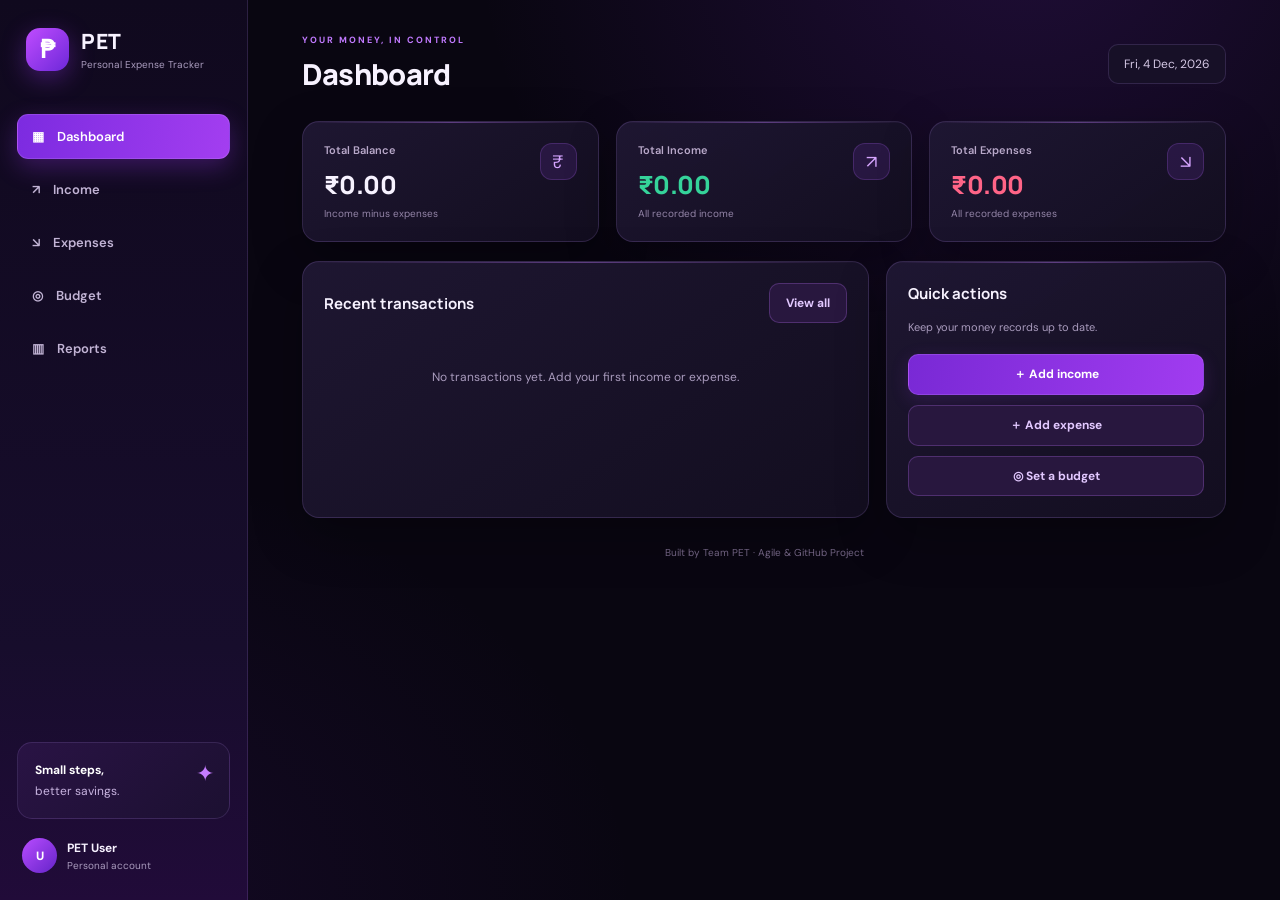
<file: PET_V1/index.html>
<!DOCTYPE html>
<html lang="en">
<head>
  <meta charset="UTF-8">
  <meta name="viewport" content="width=device-width, initial-scale=1.0">
  <title>PET | Personal Expense Tracker</title>
  <link rel="stylesheet" href="style.css">
</head>
<body>
  <div class="app">
    <aside class="sidebar">
      <div class="brand"><span class="brand-icon">₱</span><div><strong>PET</strong><small>Personal Expense Tracker</small></div></div>
      <nav>
        <button class="nav-link active" data-page="dashboard">▦ <span>Dashboard</span></button>
        <button class="nav-link" data-page="income">↗ <span>Income</span></button>
        <button class="nav-link" data-page="expenses">↘ <span>Expenses</span></button>
        <button class="nav-link" data-page="budget">◎ <span>Budget</span></button>
        <button class="nav-link" data-page="reports">▥ <span>Reports</span></button>
      </nav>
      <div class="sidebar-note"><strong>Small steps,</strong><br>better savings.<span>✦</span></div>
      <div class="profile"><div class="avatar">U</div><div><strong> PET User</strong><small>Personal account</small></div></div>
    </aside>
    <main class="main">
      <header class="topbar"><div><p class="eyebrow">YOUR MONEY, IN CONTROL</p><h1 id="page-title">Dashboard</h1></div><div class="today" id="today"></div></header>
      <section id="app-content" aria-live="polite"></section>
      <footer>Built by Team PET · Agile & GitHub Project</footer>
    </main>
  </div>
  <script src="js/core.js"></script>
  <script src="js/dashboard.js"></script>
  <script src="js/income.js"></script>
  <script src="js/expenses.js"></script>
  <script src="js/budget.js"></script>
  <script src="js/reports.js"></script>
  <script src="js/app.js"></script>
</body>
</html>
</file>
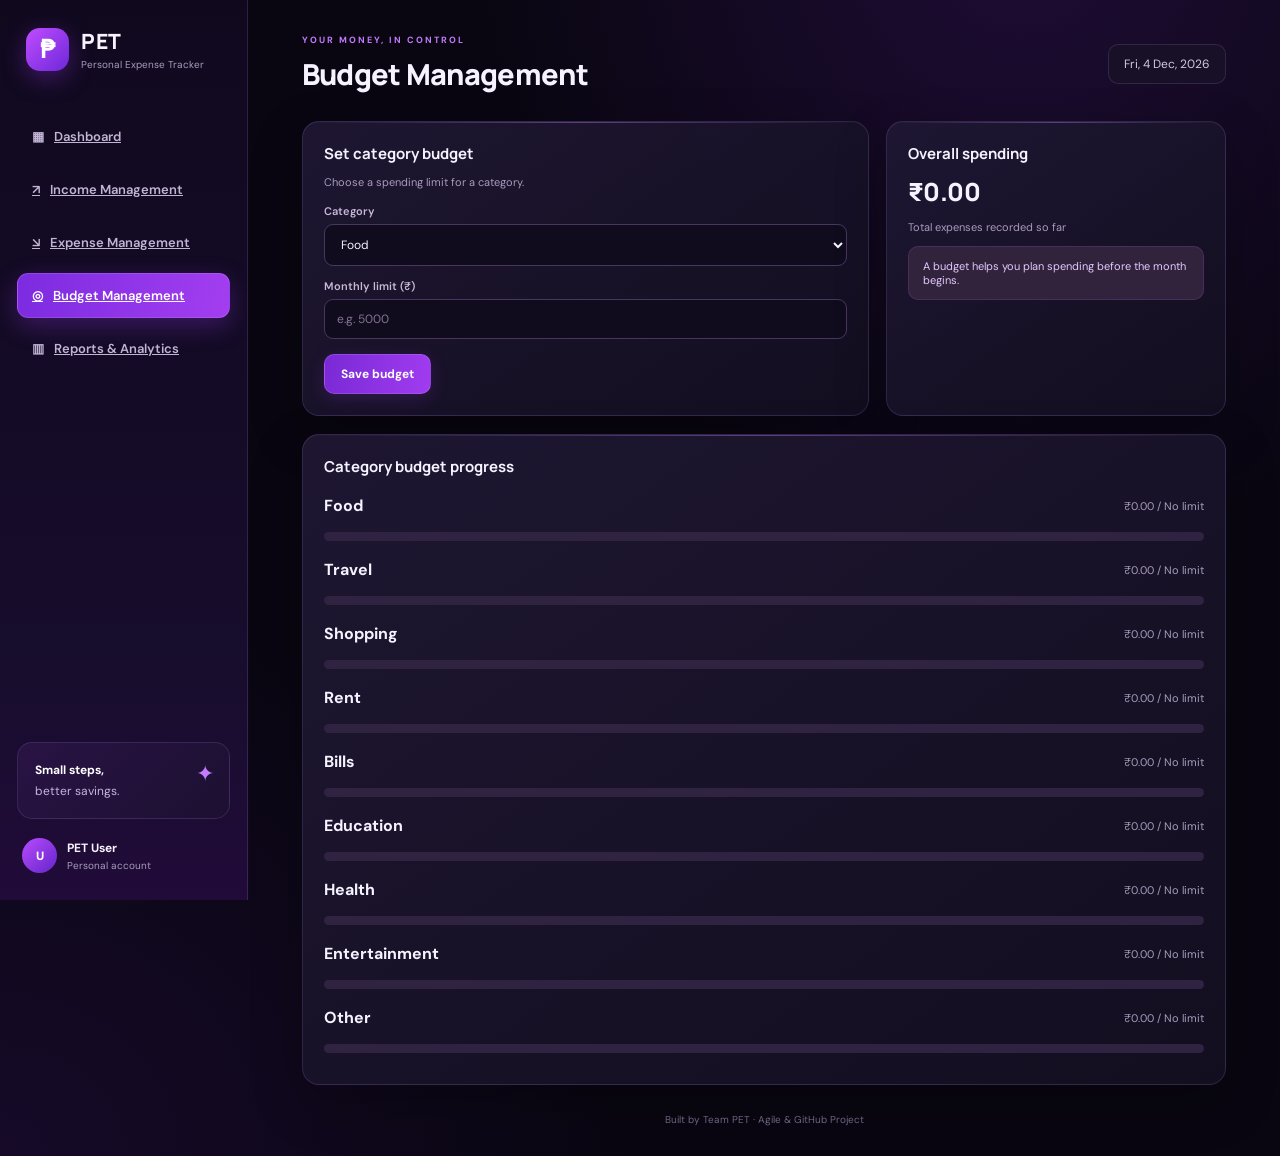
<file: Budget/budget.html>
<!doctype html><html lang="en"><head><meta charset="UTF-8"><meta name="viewport" content="width=device-width,initial-scale=1"><title>PET | Budget Management</title><link rel="stylesheet" href="style.css"></head><body><div class="app"><aside class="sidebar"><div class="brand"><span class="brand-icon">₱</span><div><strong>PET</strong><small>Personal Expense Tracker</small></div></div><nav><a class="nav-link" href="dashboard.html">▦<span>Dashboard</span></a>
<a class="nav-link" href="income.html">↗<span>Income Management</span></a>
<a class="nav-link" href="expenses.html">↘<span>Expense Management</span></a>
<a class="nav-link active" href="budget.html">◎<span>Budget Management</span></a>
<a class="nav-link" href="reports.html">▥<span>Reports & Analytics</span></a></nav><div class="sidebar-note"><strong>Small steps,</strong><br>better savings.<span>✦</span></div><div class="profile"><div class="avatar">U</div><div><strong>PET User</strong><small>Personal account</small></div></div></aside><main class="main"><header class="topbar"><div><p class="eyebrow">YOUR MONEY, IN CONTROL</p><h1>Budget Management</h1></div><div class="today" id="today"></div></header><section id="app-content"></section><footer>Built by Team PET · Agile & GitHub Project</footer></main></div><script src="js/core.js"></script><script src="js/page-common.js"></script><script src="js/budget.js"></script><script src="js/page.js"></script></body></html>
</file>
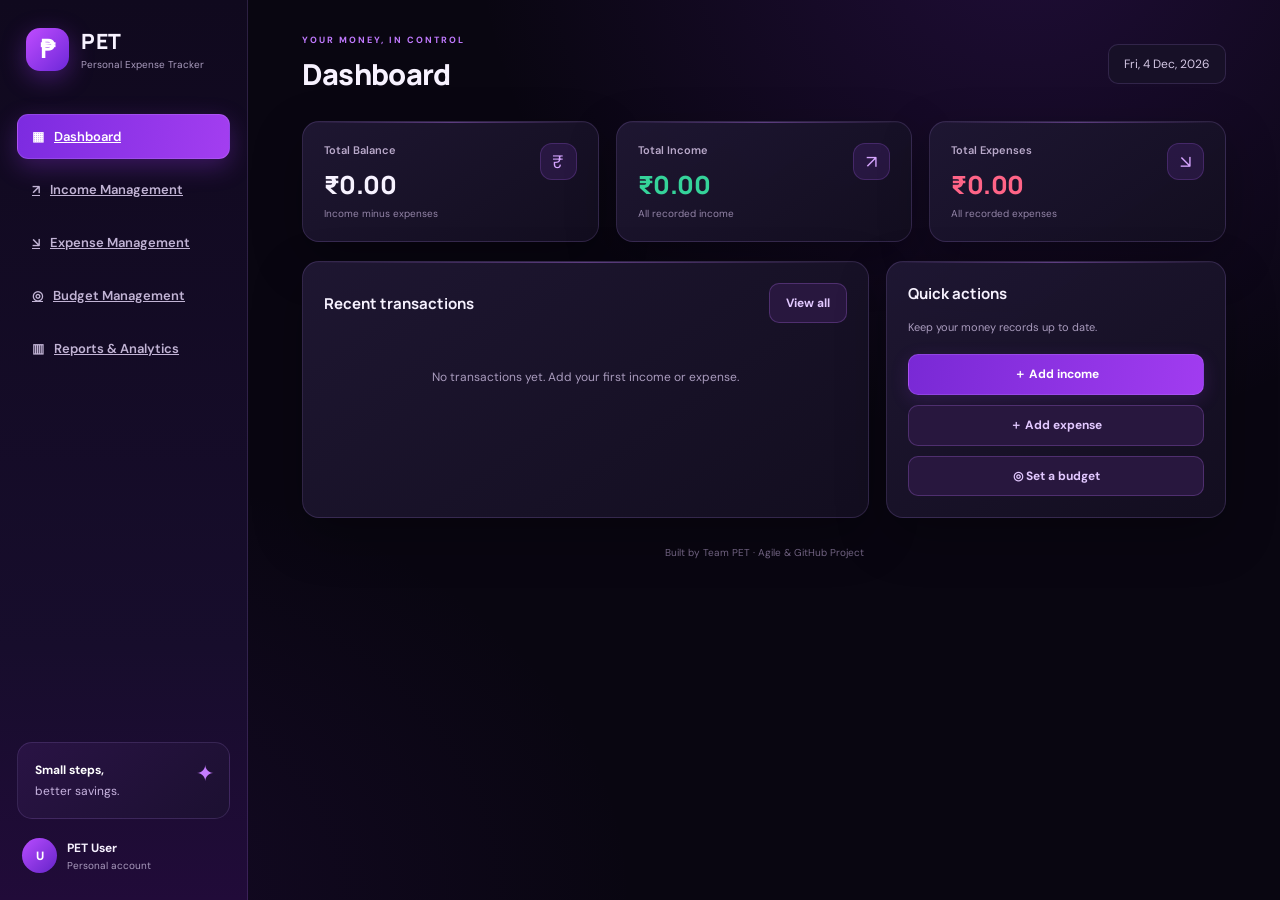
<file: Dashboard/dashboard.html>
<!doctype html><html lang="en"><head><meta charset="UTF-8"><meta name="viewport" content="width=device-width,initial-scale=1"><title>PET | Dashboard</title><link rel="stylesheet" href="style.css"></head><body><div class="app"><aside class="sidebar"><div class="brand"><span class="brand-icon">₱</span><div><strong>PET</strong><small>Personal Expense Tracker</small></div></div><nav><a class="nav-link active" href="dashboard.html">▦<span>Dashboard</span></a>
<a class="nav-link" href="income.html">↗<span>Income Management</span></a>
<a class="nav-link" href="expenses.html">↘<span>Expense Management</span></a>
<a class="nav-link" href="budget.html">◎<span>Budget Management</span></a>
<a class="nav-link" href="reports.html">▥<span>Reports & Analytics</span></a></nav><div class="sidebar-note"><strong>Small steps,</strong><br>better savings.<span>✦</span></div><div class="profile"><div class="avatar">U</div><div><strong>PET User</strong><small>Personal account</small></div></div></aside><main class="main"><header class="topbar"><div><p class="eyebrow">YOUR MONEY, IN CONTROL</p><h1>Dashboard</h1></div><div class="today" id="today"></div></header><section id="app-content"></section><footer>Built by Team PET · Agile & GitHub Project</footer></main></div><script src="js/core.js"></script><script src="js/page-common.js"></script><script src="js/dashboard.js"></script><script src="js/page.js"></script></body></html>
</file>
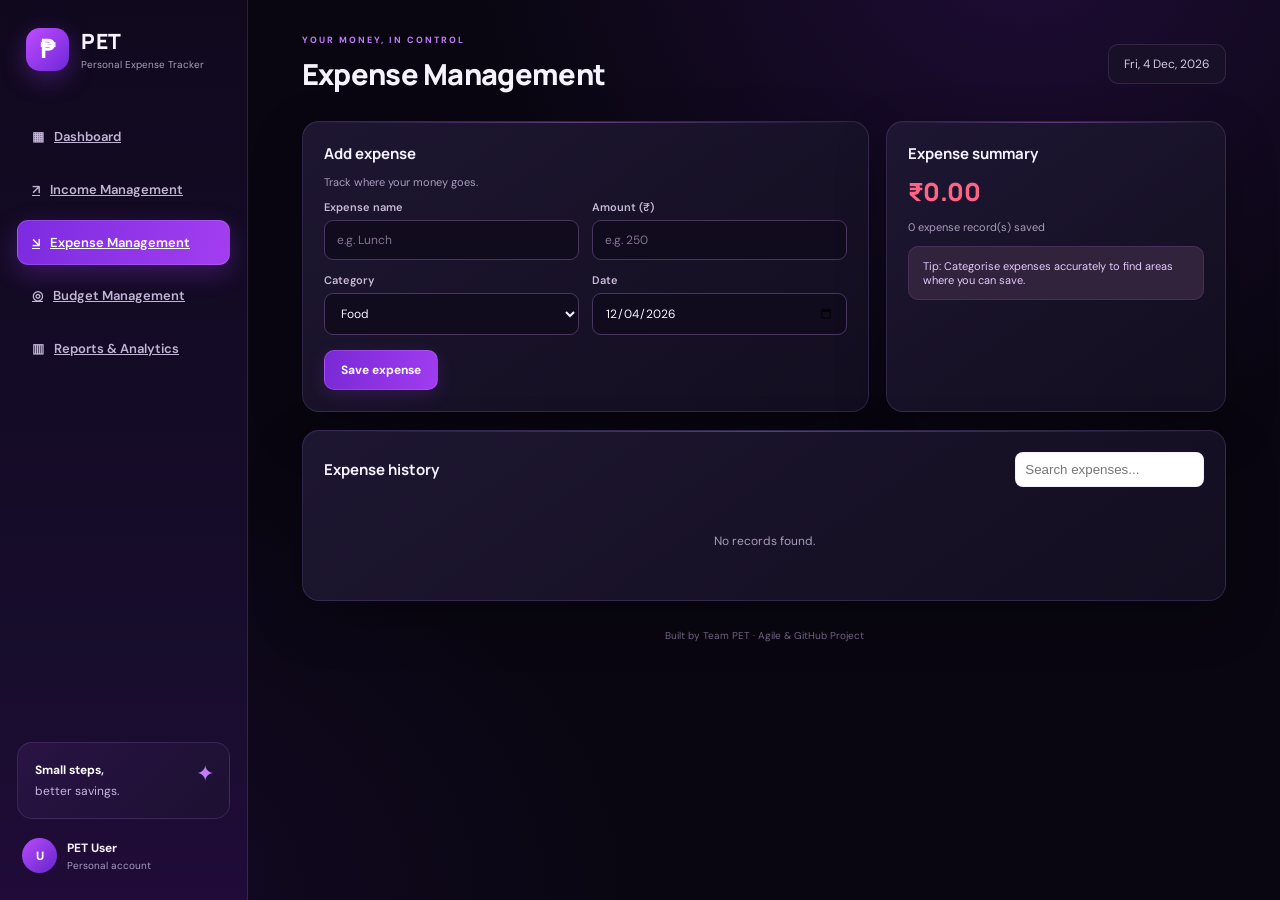
<file: Expenses/expenses.html>
<!doctype html><html lang="en"><head><meta charset="UTF-8"><meta name="viewport" content="width=device-width,initial-scale=1"><title>PET | Expense Management</title><link rel="stylesheet" href="style.css"></head><body><div class="app"><aside class="sidebar"><div class="brand"><span class="brand-icon">₱</span><div><strong>PET</strong><small>Personal Expense Tracker</small></div></div><nav><a class="nav-link" href="dashboard.html">▦<span>Dashboard</span></a>
<a class="nav-link" href="income.html">↗<span>Income Management</span></a>
<a class="nav-link active" href="expenses.html">↘<span>Expense Management</span></a>
<a class="nav-link" href="budget.html">◎<span>Budget Management</span></a>
<a class="nav-link" href="reports.html">▥<span>Reports & Analytics</span></a></nav><div class="sidebar-note"><strong>Small steps,</strong><br>better savings.<span>✦</span></div><div class="profile"><div class="avatar">U</div><div><strong>PET User</strong><small>Personal account</small></div></div></aside><main class="main"><header class="topbar"><div><p class="eyebrow">YOUR MONEY, IN CONTROL</p><h1>Expense Management</h1></div><div class="today" id="today"></div></header><section id="app-content"></section><footer>Built by Team PET · Agile & GitHub Project</footer></main></div><script src="js/core.js"></script><script src="js/page-common.js"></script><script src="js/expenses.js"></script><script src="js/page.js"></script></body></html>
</file>
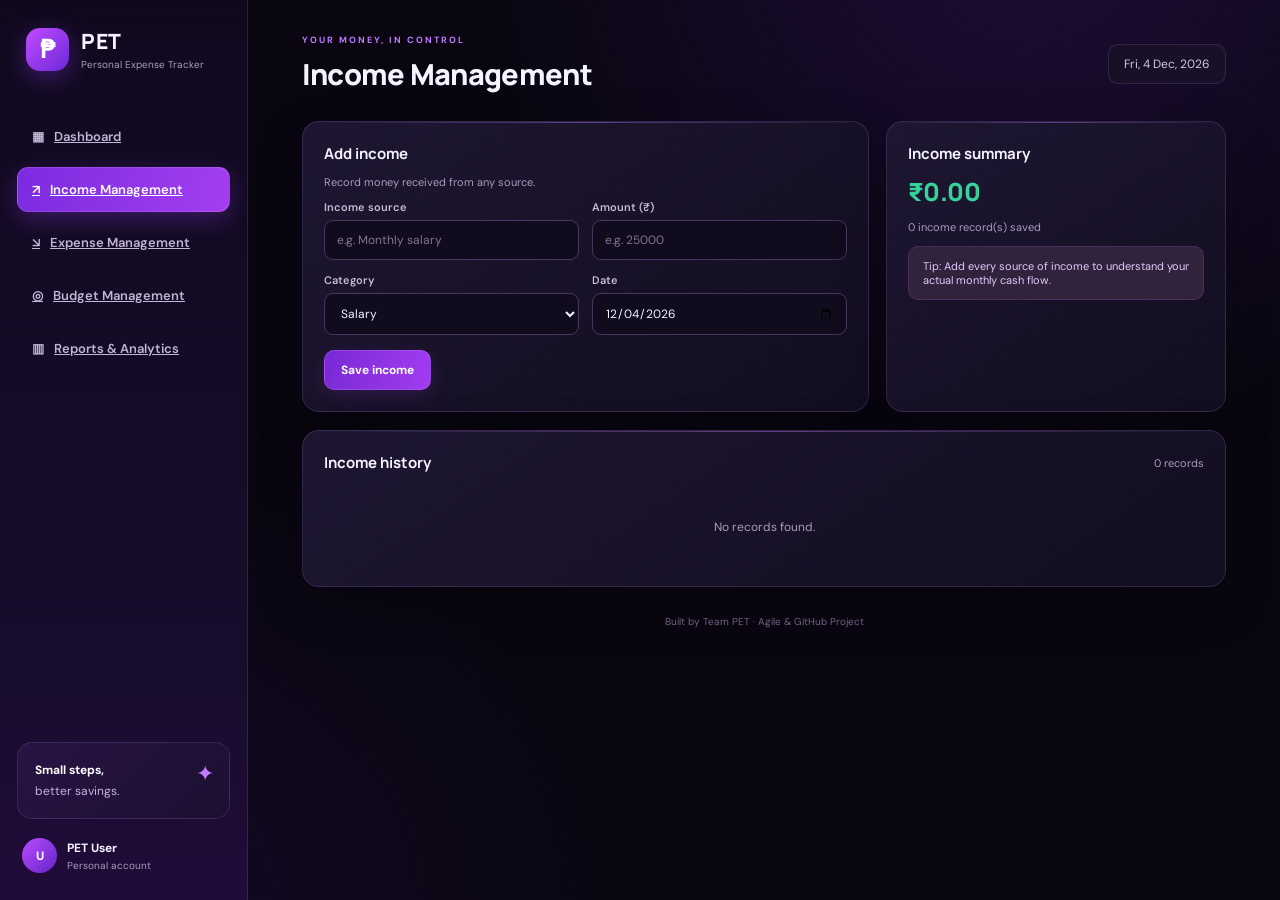
<file: Income/income.html>
<!doctype html><html lang="en"><head><meta charset="UTF-8"><meta name="viewport" content="width=device-width,initial-scale=1"><title>PET | Income Management</title><link rel="stylesheet" href="style.css"></head><body><div class="app"><aside class="sidebar"><div class="brand"><span class="brand-icon">₱</span><div><strong>PET</strong><small>Personal Expense Tracker</small></div></div><nav><a class="nav-link" href="dashboard.html">▦<span>Dashboard</span></a>
<a class="nav-link active" href="income.html">↗<span>Income Management</span></a>
<a class="nav-link" href="expenses.html">↘<span>Expense Management</span></a>
<a class="nav-link" href="budget.html">◎<span>Budget Management</span></a>
<a class="nav-link" href="reports.html">▥<span>Reports & Analytics</span></a></nav><div class="sidebar-note"><strong>Small steps,</strong><br>better savings.<span>✦</span></div><div class="profile"><div class="avatar">U</div><div><strong>PET User</strong><small>Personal account</small></div></div></aside><main class="main"><header class="topbar"><div><p class="eyebrow">YOUR MONEY, IN CONTROL</p><h1>Income Management</h1></div><div class="today" id="today"></div></header><section id="app-content"></section><footer>Built by Team PET · Agile & GitHub Project</footer></main></div><script src="js/core.js"></script><script src="js/page-common.js"></script><script src="js/income.js"></script><script src="js/page.js"></script></body></html>
</file>
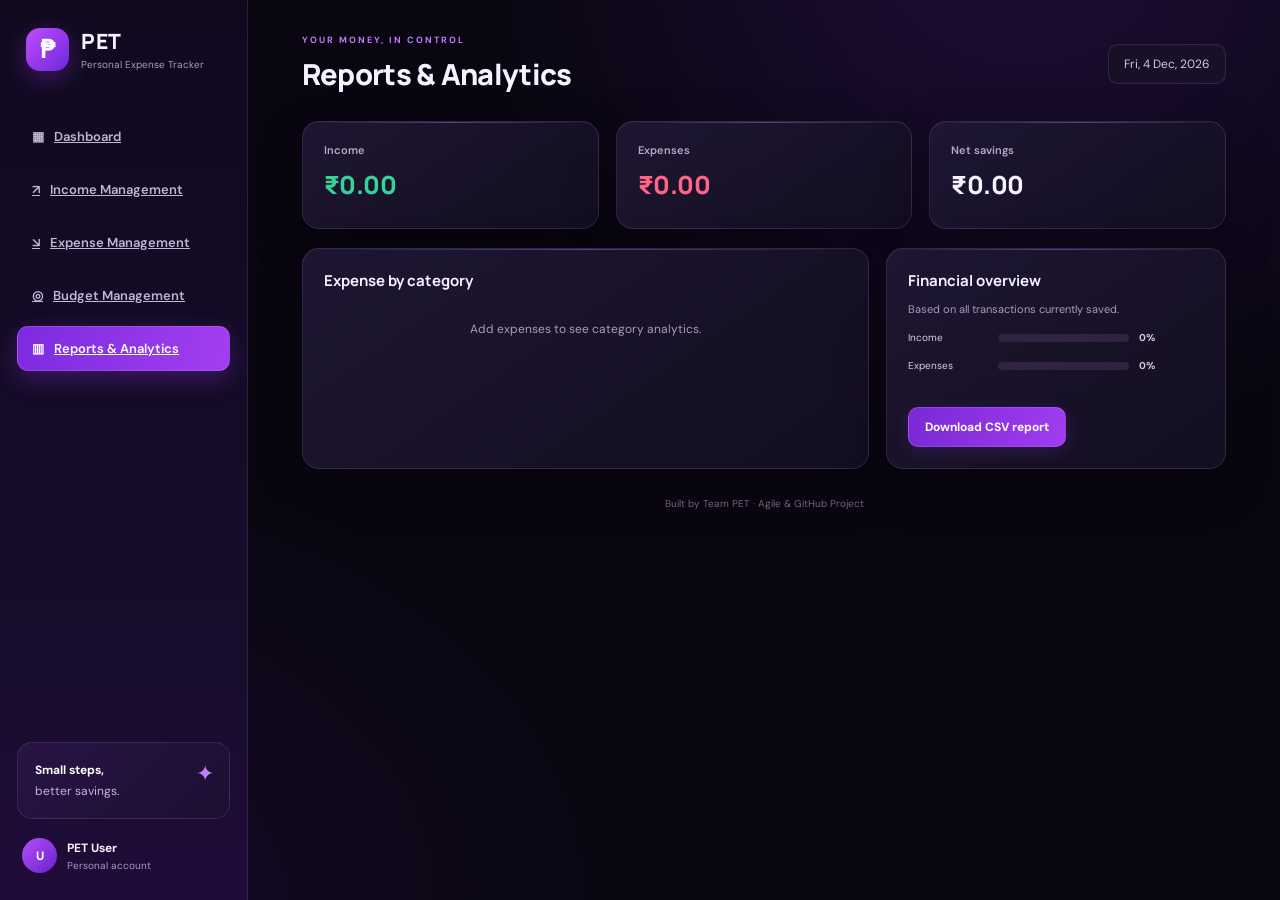
<file: Reports/reports.html>
<!doctype html><html lang="en"><head><meta charset="UTF-8"><meta name="viewport" content="width=device-width,initial-scale=1"><title>PET | Reports & Analytics</title><link rel="stylesheet" href="style.css"></head><body><div class="app"><aside class="sidebar"><div class="brand"><span class="brand-icon">₱</span><div><strong>PET</strong><small>Personal Expense Tracker</small></div></div><nav><a class="nav-link" href="dashboard.html">▦<span>Dashboard</span></a>
<a class="nav-link" href="income.html">↗<span>Income Management</span></a>
<a class="nav-link" href="expenses.html">↘<span>Expense Management</span></a>
<a class="nav-link" href="budget.html">◎<span>Budget Management</span></a>
<a class="nav-link active" href="reports.html">▥<span>Reports & Analytics</span></a></nav><div class="sidebar-note"><strong>Small steps,</strong><br>better savings.<span>✦</span></div><div class="profile"><div class="avatar">U</div><div><strong>PET User</strong><small>Personal account</small></div></div></aside><main class="main"><header class="topbar"><div><p class="eyebrow">YOUR MONEY, IN CONTROL</p><h1>Reports & Analytics</h1></div><div class="today" id="today"></div></header><section id="app-content"></section><footer>Built by Team PET · Agile & GitHub Project</footer></main></div><script src="js/core.js"></script><script src="js/page-common.js"></script><script src="js/reports.js"></script><script src="js/page.js"></script></body></html>
</file>
<file: PET_V1/style.css>
@import url('https://fonts.googleapis.com/css2?family=DM+Sans:wght@400;500;600;700&family=Manrope:wght@600;700;800&display=swap');
:root{--bg:#090611;--panel:#151024;--panel2:#1c1530;--line:rgba(190,150,255,.16);--text:#f7f2ff;--muted:#a99bbd;--purple:#9b4dff;--purple2:#6d28d9;--pink:#e34bce;--green:#35d39a;--red:#ff6487;--gold:#ffc857;--shadow:0 18px 50px rgba(0,0,0,.28)}
*{box-sizing:border-box}body{margin:0;background:radial-gradient(ellipse at 80% -10%,rgba(111,38,190,.22),transparent 38%),radial-gradient(ellipse at 0% 100%,rgba(80,28,145,.18),transparent 35%),var(--bg);color:var(--text);font-family:'DM Sans',sans-serif;min-height:100vh}.app{display:flex;min-height:100vh}.sidebar{width:248px;flex-shrink:0;background:linear-gradient(180deg,#10091e 0%,#170d2c 72%,#210b39 100%);border-right:1px solid var(--line);padding:27px 17px;display:flex;flex-direction:column;position:fixed;inset:0 auto 0 0;z-index:5;overflow:auto}.brand{display:flex;align-items:center;gap:12px;padding:0 9px 43px}.brand-icon{width:43px;height:43px;border-radius:14px;display:grid;place-items:center;background:linear-gradient(135deg,#c04cff,#6d28d9);box-shadow:0 7px 24px #8c32db66;color:#fff;font-size:25px;font-weight:800}.brand strong{display:block;font:800 21px Manrope;letter-spacing:.5px}.brand small,.profile small{display:block;color:var(--muted);font-size:10px;margin-top:3px}.sidebar nav{display:grid;gap:8px}.nav-link{border:1px solid transparent;background:transparent;text-align:left;padding:13px 14px;border-radius:11px;color:#c2b4d5;font:600 13px 'DM Sans';cursor:pointer;transition:.2s}.nav-link span{margin-left:10px}.nav-link:hover{background:#ffffff0a;color:#fff}.nav-link.active{background:linear-gradient(100deg,#7c2be0,#a33ef0);color:#fff;box-shadow:0 8px 24px #8c32db55;border-color:#d7a4ff35}.sidebar-note{margin-top:auto;background:linear-gradient(135deg,#291344,#1c1031);border:1px solid var(--line);border-radius:15px;padding:17px;color:#c7b3df;font-size:12px;line-height:1.7;position:relative}.sidebar-note strong{color:#fff}.sidebar-note span{position:absolute;right:15px;top:12px;font-size:22px;color:#c47cff}.profile{display:flex;align-items:center;gap:10px;padding:19px 5px 0;font-size:12px}.avatar{width:35px;height:35px;border-radius:50%;display:grid;place-items:center;background:linear-gradient(135deg,#b94cff,#6424c9);color:#fff;font-weight:800}.main{margin-left:248px;width:calc(100% - 248px);padding:34px 4.2% 25px;max-width:1650px}.topbar{display:flex;justify-content:space-between;align-items:center;margin-bottom:27px}.eyebrow{font-size:9px;letter-spacing:2px;color:#c17aff;font-weight:700;margin:0 0 8px}.topbar h1{font:800 29px Manrope;margin:0;letter-spacing:-.7px}.today{font-size:12px;color:#d4c7e4;background:#171027;border:1px solid var(--line);padding:11px 15px;border-radius:10px}.grid{display:grid;gap:17px}.stats{grid-template-columns:repeat(3,minmax(0,1fr));margin-bottom:19px}.card{background:linear-gradient(145deg,rgba(31,23,51,.96),rgba(19,14,32,.98));border:1px solid var(--line);border-radius:17px;padding:21px;box-shadow:var(--shadow);position:relative;overflow:hidden}.card:before{content:"";position:absolute;inset:0 auto auto 0;width:100%;height:1px;background:linear-gradient(90deg,transparent,#c17aff66,transparent)}.stat-label{color:#b9a9ca;font-size:11px;font-weight:600}.stat-value{font:800 25px Manrope;margin:10px 0 5px;letter-spacing:-.5px}.stat-foot{font-size:10px;color:#9384a7}.stat-icon{float:right;width:37px;height:37px;border-radius:12px;background:#9c4dff20;border:1px solid #b56cff35;display:grid;place-items:center;color:#d6a5ff;font-size:18px}.two-col{grid-template-columns:1.25fr .75fr}.section-head{display:flex;align-items:center;justify-content:space-between;margin-bottom:16px;gap:10px}.section-head h2,.card h2{font:700 15px Manrope;margin:0}.muted{color:var(--muted);font-size:11px}.btn{border:1px solid #c68aff44;border-radius:10px;background:linear-gradient(100deg,#7929d5,#a13cf0);color:#fff;padding:11px 16px;font:700 12px 'DM Sans';cursor:pointer;box-shadow:0 5px 18px #8b35d933;transition:.2s}.btn:hover{filter:brightness(1.13);transform:translateY(-1px)}.btn.secondary{background:#28173e;color:#e2c8ff;border-color:#9d62d355;box-shadow:none}.btn.danger{background:#3b1729;color:#ff9bb1;border-color:#a8325b55;box-shadow:none}.form-grid{display:grid;grid-template-columns:repeat(2,minmax(0,1fr));gap:13px}.field{display:grid;gap:6px}.field label{font-size:11px;color:#c8b9d9;font-weight:600}.field input,.field select{width:100%;border:1px solid #49365f;border-radius:9px;padding:11px 12px;font:12px 'DM Sans';outline:none;background:#100b1d;color:#f7f2ff}.field input::placeholder{color:#847494}.field select option{background:#171027}.field input:focus,.field select:focus{border-color:#b56cff;box-shadow:0 0 0 3px #9b4dff22}.form-actions{display:flex;gap:9px;margin-top:15px}.table-wrap{overflow:auto}table{width:100%;border-collapse:collapse;font-size:11px}th{text-align:left;color:#bba9ce;font-weight:700;padding:11px 9px;border-bottom:1px solid var(--line);white-space:nowrap}td{padding:13px 9px;border-bottom:1px solid #ffffff0b;color:#e9e0f3}tr:last-child td{border-bottom:0}.amount-in{color:var(--green);font-weight:700}.amount-out{color:var(--red);font-weight:700}.pill{display:inline-block;padding:5px 9px;border-radius:20px;background:#9b4dff20;color:#d9b5ff;font-size:9px}.empty{text-align:center;padding:30px;color:var(--muted);font-size:12px}.bar-row{display:grid;grid-template-columns:80px 1fr 65px;align-items:center;gap:10px;margin:15px 0;font-size:10px;color:#d8cce5}.bar-track{height:8px;background:#302342;border-radius:10px;overflow:hidden}.bar-fill{height:100%;background:linear-gradient(90deg,#762be0,#c14dff);border-radius:10px;box-shadow:0 0 12px #a13cf055}.progress{height:9px;background:#302342;border-radius:10px;overflow:hidden;margin:10px 0}.progress span{display:block;height:100%;background:linear-gradient(90deg,#762be0,#c14dff);border-radius:10px;box-shadow:0 0 12px #a13cf055}.notice{padding:12px 14px;border-radius:10px;background:#30233b;color:#e4c9ff;font-size:11px;margin-top:12px;border:1px solid #a75ce433}.positive{color:var(--green)}.negative{color:var(--red)}footer{text-align:center;color:#78698a;font-size:10px;padding:28px 0 5px}
@media(max-width:900px){.sidebar{width:76px;padding:20px 9px}.brand{padding:0 6px 35px}.brand>div,.nav-link span,.sidebar-note,.profile>div:not(.avatar){display:none}.nav-link{text-align:center;padding:14px 5px;font-size:17px}.nav-link span{margin:0}.main{margin-left:76px;width:calc(100% - 76px);padding:25px 18px}.stats{grid-template-columns:1fr}.two-col{grid-template-columns:1fr}}
@media(max-width:520px){.topbar{align-items:flex-start;gap:10px;flex-direction:column}.topbar h1{font-size:24px}.form-grid{grid-template-columns:1fr}.main{padding:20px 12px}.card{padding:16px}}
</file>
<file: Budget/style.css>
@import url('https://fonts.googleapis.com/css2?family=DM+Sans:wght@400;500;600;700&family=Manrope:wght@600;700;800&display=swap');
:root{--bg:#090611;--panel:#151024;--panel2:#1c1530;--line:rgba(190,150,255,.16);--text:#f7f2ff;--muted:#a99bbd;--purple:#9b4dff;--purple2:#6d28d9;--pink:#e34bce;--green:#35d39a;--red:#ff6487;--gold:#ffc857;--shadow:0 18px 50px rgba(0,0,0,.28)}
*{box-sizing:border-box}body{margin:0;background:radial-gradient(ellipse at 80% -10%,rgba(111,38,190,.22),transparent 38%),radial-gradient(ellipse at 0% 100%,rgba(80,28,145,.18),transparent 35%),var(--bg);color:var(--text);font-family:'DM Sans',sans-serif;min-height:100vh}.app{display:flex;min-height:100vh}.sidebar{width:248px;flex-shrink:0;background:linear-gradient(180deg,#10091e 0%,#170d2c 72%,#210b39 100%);border-right:1px solid var(--line);padding:27px 17px;display:flex;flex-direction:column;position:fixed;inset:0 auto 0 0;z-index:5;overflow:auto}.brand{display:flex;align-items:center;gap:12px;padding:0 9px 43px}.brand-icon{width:43px;height:43px;border-radius:14px;display:grid;place-items:center;background:linear-gradient(135deg,#c04cff,#6d28d9);box-shadow:0 7px 24px #8c32db66;color:#fff;font-size:25px;font-weight:800}.brand strong{display:block;font:800 21px Manrope;letter-spacing:.5px}.brand small,.profile small{display:block;color:var(--muted);font-size:10px;margin-top:3px}.sidebar nav{display:grid;gap:8px}.nav-link{border:1px solid transparent;background:transparent;text-align:left;padding:13px 14px;border-radius:11px;color:#c2b4d5;font:600 13px 'DM Sans';cursor:pointer;transition:.2s}.nav-link span{margin-left:10px}.nav-link:hover{background:#ffffff0a;color:#fff}.nav-link.active{background:linear-gradient(100deg,#7c2be0,#a33ef0);color:#fff;box-shadow:0 8px 24px #8c32db55;border-color:#d7a4ff35}.sidebar-note{margin-top:auto;background:linear-gradient(135deg,#291344,#1c1031);border:1px solid var(--line);border-radius:15px;padding:17px;color:#c7b3df;font-size:12px;line-height:1.7;position:relative}.sidebar-note strong{color:#fff}.sidebar-note span{position:absolute;right:15px;top:12px;font-size:22px;color:#c47cff}.profile{display:flex;align-items:center;gap:10px;padding:19px 5px 0;font-size:12px}.avatar{width:35px;height:35px;border-radius:50%;display:grid;place-items:center;background:linear-gradient(135deg,#b94cff,#6424c9);color:#fff;font-weight:800}.main{margin-left:248px;width:calc(100% - 248px);padding:34px 4.2% 25px;max-width:1650px}.topbar{display:flex;justify-content:space-between;align-items:center;margin-bottom:27px}.eyebrow{font-size:9px;letter-spacing:2px;color:#c17aff;font-weight:700;margin:0 0 8px}.topbar h1{font:800 29px Manrope;margin:0;letter-spacing:-.7px}.today{font-size:12px;color:#d4c7e4;background:#171027;border:1px solid var(--line);padding:11px 15px;border-radius:10px}.grid{display:grid;gap:17px}.stats{grid-template-columns:repeat(3,minmax(0,1fr));margin-bottom:19px}.card{background:linear-gradient(145deg,rgba(31,23,51,.96),rgba(19,14,32,.98));border:1px solid var(--line);border-radius:17px;padding:21px;box-shadow:var(--shadow);position:relative;overflow:hidden}.card:before{content:"";position:absolute;inset:0 auto auto 0;width:100%;height:1px;background:linear-gradient(90deg,transparent,#c17aff66,transparent)}.stat-label{color:#b9a9ca;font-size:11px;font-weight:600}.stat-value{font:800 25px Manrope;margin:10px 0 5px;letter-spacing:-.5px}.stat-foot{font-size:10px;color:#9384a7}.stat-icon{float:right;width:37px;height:37px;border-radius:12px;background:#9c4dff20;border:1px solid #b56cff35;display:grid;place-items:center;color:#d6a5ff;font-size:18px}.two-col{grid-template-columns:1.25fr .75fr}.section-head{display:flex;align-items:center;justify-content:space-between;margin-bottom:16px;gap:10px}.section-head h2,.card h2{font:700 15px Manrope;margin:0}.muted{color:var(--muted);font-size:11px}.btn{border:1px solid #c68aff44;border-radius:10px;background:linear-gradient(100deg,#7929d5,#a13cf0);color:#fff;padding:11px 16px;font:700 12px 'DM Sans';cursor:pointer;box-shadow:0 5px 18px #8b35d933;transition:.2s}.btn:hover{filter:brightness(1.13);transform:translateY(-1px)}.btn.secondary{background:#28173e;color:#e2c8ff;border-color:#9d62d355;box-shadow:none}.btn.danger{background:#3b1729;color:#ff9bb1;border-color:#a8325b55;box-shadow:none}.form-grid{display:grid;grid-template-columns:repeat(2,minmax(0,1fr));gap:13px}.field{display:grid;gap:6px}.field label{font-size:11px;color:#c8b9d9;font-weight:600}.field input,.field select{width:100%;border:1px solid #49365f;border-radius:9px;padding:11px 12px;font:12px 'DM Sans';outline:none;background:#100b1d;color:#f7f2ff}.field input::placeholder{color:#847494}.field select option{background:#171027}.field input:focus,.field select:focus{border-color:#b56cff;box-shadow:0 0 0 3px #9b4dff22}.form-actions{display:flex;gap:9px;margin-top:15px}.table-wrap{overflow:auto}table{width:100%;border-collapse:collapse;font-size:11px}th{text-align:left;color:#bba9ce;font-weight:700;padding:11px 9px;border-bottom:1px solid var(--line);white-space:nowrap}td{padding:13px 9px;border-bottom:1px solid #ffffff0b;color:#e9e0f3}tr:last-child td{border-bottom:0}.amount-in{color:var(--green);font-weight:700}.amount-out{color:var(--red);font-weight:700}.pill{display:inline-block;padding:5px 9px;border-radius:20px;background:#9b4dff20;color:#d9b5ff;font-size:9px}.empty{text-align:center;padding:30px;color:var(--muted);font-size:12px}.bar-row{display:grid;grid-template-columns:80px 1fr 65px;align-items:center;gap:10px;margin:15px 0;font-size:10px;color:#d8cce5}.bar-track{height:8px;background:#302342;border-radius:10px;overflow:hidden}.bar-fill{height:100%;background:linear-gradient(90deg,#762be0,#c14dff);border-radius:10px;box-shadow:0 0 12px #a13cf055}.progress{height:9px;background:#302342;border-radius:10px;overflow:hidden;margin:10px 0}.progress span{display:block;height:100%;background:linear-gradient(90deg,#762be0,#c14dff);border-radius:10px;box-shadow:0 0 12px #a13cf055}.notice{padding:12px 14px;border-radius:10px;background:#30233b;color:#e4c9ff;font-size:11px;margin-top:12px;border:1px solid #a75ce433}.positive{color:var(--green)}.negative{color:var(--red)}footer{text-align:center;color:#78698a;font-size:10px;padding:28px 0 5px}
@media(max-width:900px){.sidebar{width:76px;padding:20px 9px}.brand{padding:0 6px 35px}.brand>div,.nav-link span,.sidebar-note,.profile>div:not(.avatar){display:none}.nav-link{text-align:center;padding:14px 5px;font-size:17px}.nav-link span{margin:0}.main{margin-left:76px;width:calc(100% - 76px);padding:25px 18px}.stats{grid-template-columns:1fr}.two-col{grid-template-columns:1fr}}
@media(max-width:520px){.topbar{align-items:flex-start;gap:10px;flex-direction:column}.topbar h1{font-size:24px}.form-grid{grid-template-columns:1fr}.main{padding:20px 12px}.card{padding:16px}}
</file>
<file: Dashboard/style.css>
@import url('https://fonts.googleapis.com/css2?family=DM+Sans:wght@400;500;600;700&family=Manrope:wght@600;700;800&display=swap');
:root{--bg:#090611;--panel:#151024;--panel2:#1c1530;--line:rgba(190,150,255,.16);--text:#f7f2ff;--muted:#a99bbd;--purple:#9b4dff;--purple2:#6d28d9;--pink:#e34bce;--green:#35d39a;--red:#ff6487;--gold:#ffc857;--shadow:0 18px 50px rgba(0,0,0,.28)}
*{box-sizing:border-box}body{margin:0;background:radial-gradient(ellipse at 80% -10%,rgba(111,38,190,.22),transparent 38%),radial-gradient(ellipse at 0% 100%,rgba(80,28,145,.18),transparent 35%),var(--bg);color:var(--text);font-family:'DM Sans',sans-serif;min-height:100vh}.app{display:flex;min-height:100vh}.sidebar{width:248px;flex-shrink:0;background:linear-gradient(180deg,#10091e 0%,#170d2c 72%,#210b39 100%);border-right:1px solid var(--line);padding:27px 17px;display:flex;flex-direction:column;position:fixed;inset:0 auto 0 0;z-index:5;overflow:auto}.brand{display:flex;align-items:center;gap:12px;padding:0 9px 43px}.brand-icon{width:43px;height:43px;border-radius:14px;display:grid;place-items:center;background:linear-gradient(135deg,#c04cff,#6d28d9);box-shadow:0 7px 24px #8c32db66;color:#fff;font-size:25px;font-weight:800}.brand strong{display:block;font:800 21px Manrope;letter-spacing:.5px}.brand small,.profile small{display:block;color:var(--muted);font-size:10px;margin-top:3px}.sidebar nav{display:grid;gap:8px}.nav-link{border:1px solid transparent;background:transparent;text-align:left;padding:13px 14px;border-radius:11px;color:#c2b4d5;font:600 13px 'DM Sans';cursor:pointer;transition:.2s}.nav-link span{margin-left:10px}.nav-link:hover{background:#ffffff0a;color:#fff}.nav-link.active{background:linear-gradient(100deg,#7c2be0,#a33ef0);color:#fff;box-shadow:0 8px 24px #8c32db55;border-color:#d7a4ff35}.sidebar-note{margin-top:auto;background:linear-gradient(135deg,#291344,#1c1031);border:1px solid var(--line);border-radius:15px;padding:17px;color:#c7b3df;font-size:12px;line-height:1.7;position:relative}.sidebar-note strong{color:#fff}.sidebar-note span{position:absolute;right:15px;top:12px;font-size:22px;color:#c47cff}.profile{display:flex;align-items:center;gap:10px;padding:19px 5px 0;font-size:12px}.avatar{width:35px;height:35px;border-radius:50%;display:grid;place-items:center;background:linear-gradient(135deg,#b94cff,#6424c9);color:#fff;font-weight:800}.main{margin-left:248px;width:calc(100% - 248px);padding:34px 4.2% 25px;max-width:1650px}.topbar{display:flex;justify-content:space-between;align-items:center;margin-bottom:27px}.eyebrow{font-size:9px;letter-spacing:2px;color:#c17aff;font-weight:700;margin:0 0 8px}.topbar h1{font:800 29px Manrope;margin:0;letter-spacing:-.7px}.today{font-size:12px;color:#d4c7e4;background:#171027;border:1px solid var(--line);padding:11px 15px;border-radius:10px}.grid{display:grid;gap:17px}.stats{grid-template-columns:repeat(3,minmax(0,1fr));margin-bottom:19px}.card{background:linear-gradient(145deg,rgba(31,23,51,.96),rgba(19,14,32,.98));border:1px solid var(--line);border-radius:17px;padding:21px;box-shadow:var(--shadow);position:relative;overflow:hidden}.card:before{content:"";position:absolute;inset:0 auto auto 0;width:100%;height:1px;background:linear-gradient(90deg,transparent,#c17aff66,transparent)}.stat-label{color:#b9a9ca;font-size:11px;font-weight:600}.stat-value{font:800 25px Manrope;margin:10px 0 5px;letter-spacing:-.5px}.stat-foot{font-size:10px;color:#9384a7}.stat-icon{float:right;width:37px;height:37px;border-radius:12px;background:#9c4dff20;border:1px solid #b56cff35;display:grid;place-items:center;color:#d6a5ff;font-size:18px}.two-col{grid-template-columns:1.25fr .75fr}.section-head{display:flex;align-items:center;justify-content:space-between;margin-bottom:16px;gap:10px}.section-head h2,.card h2{font:700 15px Manrope;margin:0}.muted{color:var(--muted);font-size:11px}.btn{border:1px solid #c68aff44;border-radius:10px;background:linear-gradient(100deg,#7929d5,#a13cf0);color:#fff;padding:11px 16px;font:700 12px 'DM Sans';cursor:pointer;box-shadow:0 5px 18px #8b35d933;transition:.2s}.btn:hover{filter:brightness(1.13);transform:translateY(-1px)}.btn.secondary{background:#28173e;color:#e2c8ff;border-color:#9d62d355;box-shadow:none}.btn.danger{background:#3b1729;color:#ff9bb1;border-color:#a8325b55;box-shadow:none}.form-grid{display:grid;grid-template-columns:repeat(2,minmax(0,1fr));gap:13px}.field{display:grid;gap:6px}.field label{font-size:11px;color:#c8b9d9;font-weight:600}.field input,.field select{width:100%;border:1px solid #49365f;border-radius:9px;padding:11px 12px;font:12px 'DM Sans';outline:none;background:#100b1d;color:#f7f2ff}.field input::placeholder{color:#847494}.field select option{background:#171027}.field input:focus,.field select:focus{border-color:#b56cff;box-shadow:0 0 0 3px #9b4dff22}.form-actions{display:flex;gap:9px;margin-top:15px}.table-wrap{overflow:auto}table{width:100%;border-collapse:collapse;font-size:11px}th{text-align:left;color:#bba9ce;font-weight:700;padding:11px 9px;border-bottom:1px solid var(--line);white-space:nowrap}td{padding:13px 9px;border-bottom:1px solid #ffffff0b;color:#e9e0f3}tr:last-child td{border-bottom:0}.amount-in{color:var(--green);font-weight:700}.amount-out{color:var(--red);font-weight:700}.pill{display:inline-block;padding:5px 9px;border-radius:20px;background:#9b4dff20;color:#d9b5ff;font-size:9px}.empty{text-align:center;padding:30px;color:var(--muted);font-size:12px}.bar-row{display:grid;grid-template-columns:80px 1fr 65px;align-items:center;gap:10px;margin:15px 0;font-size:10px;color:#d8cce5}.bar-track{height:8px;background:#302342;border-radius:10px;overflow:hidden}.bar-fill{height:100%;background:linear-gradient(90deg,#762be0,#c14dff);border-radius:10px;box-shadow:0 0 12px #a13cf055}.progress{height:9px;background:#302342;border-radius:10px;overflow:hidden;margin:10px 0}.progress span{display:block;height:100%;background:linear-gradient(90deg,#762be0,#c14dff);border-radius:10px;box-shadow:0 0 12px #a13cf055}.notice{padding:12px 14px;border-radius:10px;background:#30233b;color:#e4c9ff;font-size:11px;margin-top:12px;border:1px solid #a75ce433}.positive{color:var(--green)}.negative{color:var(--red)}footer{text-align:center;color:#78698a;font-size:10px;padding:28px 0 5px}
@media(max-width:900px){.sidebar{width:76px;padding:20px 9px}.brand{padding:0 6px 35px}.brand>div,.nav-link span,.sidebar-note,.profile>div:not(.avatar){display:none}.nav-link{text-align:center;padding:14px 5px;font-size:17px}.nav-link span{margin:0}.main{margin-left:76px;width:calc(100% - 76px);padding:25px 18px}.stats{grid-template-columns:1fr}.two-col{grid-template-columns:1fr}}
@media(max-width:520px){.topbar{align-items:flex-start;gap:10px;flex-direction:column}.topbar h1{font-size:24px}.form-grid{grid-template-columns:1fr}.main{padding:20px 12px}.card{padding:16px}}
</file>
<file: Expenses/style.css>
@import url('https://fonts.googleapis.com/css2?family=DM+Sans:wght@400;500;600;700&family=Manrope:wght@600;700;800&display=swap');
:root{--bg:#090611;--panel:#151024;--panel2:#1c1530;--line:rgba(190,150,255,.16);--text:#f7f2ff;--muted:#a99bbd;--purple:#9b4dff;--purple2:#6d28d9;--pink:#e34bce;--green:#35d39a;--red:#ff6487;--gold:#ffc857;--shadow:0 18px 50px rgba(0,0,0,.28)}
*{box-sizing:border-box}body{margin:0;background:radial-gradient(ellipse at 80% -10%,rgba(111,38,190,.22),transparent 38%),radial-gradient(ellipse at 0% 100%,rgba(80,28,145,.18),transparent 35%),var(--bg);color:var(--text);font-family:'DM Sans',sans-serif;min-height:100vh}.app{display:flex;min-height:100vh}.sidebar{width:248px;flex-shrink:0;background:linear-gradient(180deg,#10091e 0%,#170d2c 72%,#210b39 100%);border-right:1px solid var(--line);padding:27px 17px;display:flex;flex-direction:column;position:fixed;inset:0 auto 0 0;z-index:5;overflow:auto}.brand{display:flex;align-items:center;gap:12px;padding:0 9px 43px}.brand-icon{width:43px;height:43px;border-radius:14px;display:grid;place-items:center;background:linear-gradient(135deg,#c04cff,#6d28d9);box-shadow:0 7px 24px #8c32db66;color:#fff;font-size:25px;font-weight:800}.brand strong{display:block;font:800 21px Manrope;letter-spacing:.5px}.brand small,.profile small{display:block;color:var(--muted);font-size:10px;margin-top:3px}.sidebar nav{display:grid;gap:8px}.nav-link{border:1px solid transparent;background:transparent;text-align:left;padding:13px 14px;border-radius:11px;color:#c2b4d5;font:600 13px 'DM Sans';cursor:pointer;transition:.2s}.nav-link span{margin-left:10px}.nav-link:hover{background:#ffffff0a;color:#fff}.nav-link.active{background:linear-gradient(100deg,#7c2be0,#a33ef0);color:#fff;box-shadow:0 8px 24px #8c32db55;border-color:#d7a4ff35}.sidebar-note{margin-top:auto;background:linear-gradient(135deg,#291344,#1c1031);border:1px solid var(--line);border-radius:15px;padding:17px;color:#c7b3df;font-size:12px;line-height:1.7;position:relative}.sidebar-note strong{color:#fff}.sidebar-note span{position:absolute;right:15px;top:12px;font-size:22px;color:#c47cff}.profile{display:flex;align-items:center;gap:10px;padding:19px 5px 0;font-size:12px}.avatar{width:35px;height:35px;border-radius:50%;display:grid;place-items:center;background:linear-gradient(135deg,#b94cff,#6424c9);color:#fff;font-weight:800}.main{margin-left:248px;width:calc(100% - 248px);padding:34px 4.2% 25px;max-width:1650px}.topbar{display:flex;justify-content:space-between;align-items:center;margin-bottom:27px}.eyebrow{font-size:9px;letter-spacing:2px;color:#c17aff;font-weight:700;margin:0 0 8px}.topbar h1{font:800 29px Manrope;margin:0;letter-spacing:-.7px}.today{font-size:12px;color:#d4c7e4;background:#171027;border:1px solid var(--line);padding:11px 15px;border-radius:10px}.grid{display:grid;gap:17px}.stats{grid-template-columns:repeat(3,minmax(0,1fr));margin-bottom:19px}.card{background:linear-gradient(145deg,rgba(31,23,51,.96),rgba(19,14,32,.98));border:1px solid var(--line);border-radius:17px;padding:21px;box-shadow:var(--shadow);position:relative;overflow:hidden}.card:before{content:"";position:absolute;inset:0 auto auto 0;width:100%;height:1px;background:linear-gradient(90deg,transparent,#c17aff66,transparent)}.stat-label{color:#b9a9ca;font-size:11px;font-weight:600}.stat-value{font:800 25px Manrope;margin:10px 0 5px;letter-spacing:-.5px}.stat-foot{font-size:10px;color:#9384a7}.stat-icon{float:right;width:37px;height:37px;border-radius:12px;background:#9c4dff20;border:1px solid #b56cff35;display:grid;place-items:center;color:#d6a5ff;font-size:18px}.two-col{grid-template-columns:1.25fr .75fr}.section-head{display:flex;align-items:center;justify-content:space-between;margin-bottom:16px;gap:10px}.section-head h2,.card h2{font:700 15px Manrope;margin:0}.muted{color:var(--muted);font-size:11px}.btn{border:1px solid #c68aff44;border-radius:10px;background:linear-gradient(100deg,#7929d5,#a13cf0);color:#fff;padding:11px 16px;font:700 12px 'DM Sans';cursor:pointer;box-shadow:0 5px 18px #8b35d933;transition:.2s}.btn:hover{filter:brightness(1.13);transform:translateY(-1px)}.btn.secondary{background:#28173e;color:#e2c8ff;border-color:#9d62d355;box-shadow:none}.btn.danger{background:#3b1729;color:#ff9bb1;border-color:#a8325b55;box-shadow:none}.form-grid{display:grid;grid-template-columns:repeat(2,minmax(0,1fr));gap:13px}.field{display:grid;gap:6px}.field label{font-size:11px;color:#c8b9d9;font-weight:600}.field input,.field select{width:100%;border:1px solid #49365f;border-radius:9px;padding:11px 12px;font:12px 'DM Sans';outline:none;background:#100b1d;color:#f7f2ff}.field input::placeholder{color:#847494}.field select option{background:#171027}.field input:focus,.field select:focus{border-color:#b56cff;box-shadow:0 0 0 3px #9b4dff22}.form-actions{display:flex;gap:9px;margin-top:15px}.table-wrap{overflow:auto}table{width:100%;border-collapse:collapse;font-size:11px}th{text-align:left;color:#bba9ce;font-weight:700;padding:11px 9px;border-bottom:1px solid var(--line);white-space:nowrap}td{padding:13px 9px;border-bottom:1px solid #ffffff0b;color:#e9e0f3}tr:last-child td{border-bottom:0}.amount-in{color:var(--green);font-weight:700}.amount-out{color:var(--red);font-weight:700}.pill{display:inline-block;padding:5px 9px;border-radius:20px;background:#9b4dff20;color:#d9b5ff;font-size:9px}.empty{text-align:center;padding:30px;color:var(--muted);font-size:12px}.bar-row{display:grid;grid-template-columns:80px 1fr 65px;align-items:center;gap:10px;margin:15px 0;font-size:10px;color:#d8cce5}.bar-track{height:8px;background:#302342;border-radius:10px;overflow:hidden}.bar-fill{height:100%;background:linear-gradient(90deg,#762be0,#c14dff);border-radius:10px;box-shadow:0 0 12px #a13cf055}.progress{height:9px;background:#302342;border-radius:10px;overflow:hidden;margin:10px 0}.progress span{display:block;height:100%;background:linear-gradient(90deg,#762be0,#c14dff);border-radius:10px;box-shadow:0 0 12px #a13cf055}.notice{padding:12px 14px;border-radius:10px;background:#30233b;color:#e4c9ff;font-size:11px;margin-top:12px;border:1px solid #a75ce433}.positive{color:var(--green)}.negative{color:var(--red)}footer{text-align:center;color:#78698a;font-size:10px;padding:28px 0 5px}
@media(max-width:900px){.sidebar{width:76px;padding:20px 9px}.brand{padding:0 6px 35px}.brand>div,.nav-link span,.sidebar-note,.profile>div:not(.avatar){display:none}.nav-link{text-align:center;padding:14px 5px;font-size:17px}.nav-link span{margin:0}.main{margin-left:76px;width:calc(100% - 76px);padding:25px 18px}.stats{grid-template-columns:1fr}.two-col{grid-template-columns:1fr}}
@media(max-width:520px){.topbar{align-items:flex-start;gap:10px;flex-direction:column}.topbar h1{font-size:24px}.form-grid{grid-template-columns:1fr}.main{padding:20px 12px}.card{padding:16px}}
</file>
<file: Income/style.css>
@import url('https://fonts.googleapis.com/css2?family=DM+Sans:wght@400;500;600;700&family=Manrope:wght@600;700;800&display=swap');
:root{--bg:#090611;--panel:#151024;--panel2:#1c1530;--line:rgba(190,150,255,.16);--text:#f7f2ff;--muted:#a99bbd;--purple:#9b4dff;--purple2:#6d28d9;--pink:#e34bce;--green:#35d39a;--red:#ff6487;--gold:#ffc857;--shadow:0 18px 50px rgba(0,0,0,.28)}
*{box-sizing:border-box}body{margin:0;background:radial-gradient(ellipse at 80% -10%,rgba(111,38,190,.22),transparent 38%),radial-gradient(ellipse at 0% 100%,rgba(80,28,145,.18),transparent 35%),var(--bg);color:var(--text);font-family:'DM Sans',sans-serif;min-height:100vh}.app{display:flex;min-height:100vh}.sidebar{width:248px;flex-shrink:0;background:linear-gradient(180deg,#10091e 0%,#170d2c 72%,#210b39 100%);border-right:1px solid var(--line);padding:27px 17px;display:flex;flex-direction:column;position:fixed;inset:0 auto 0 0;z-index:5;overflow:auto}.brand{display:flex;align-items:center;gap:12px;padding:0 9px 43px}.brand-icon{width:43px;height:43px;border-radius:14px;display:grid;place-items:center;background:linear-gradient(135deg,#c04cff,#6d28d9);box-shadow:0 7px 24px #8c32db66;color:#fff;font-size:25px;font-weight:800}.brand strong{display:block;font:800 21px Manrope;letter-spacing:.5px}.brand small,.profile small{display:block;color:var(--muted);font-size:10px;margin-top:3px}.sidebar nav{display:grid;gap:8px}.nav-link{border:1px solid transparent;background:transparent;text-align:left;padding:13px 14px;border-radius:11px;color:#c2b4d5;font:600 13px 'DM Sans';cursor:pointer;transition:.2s}.nav-link span{margin-left:10px}.nav-link:hover{background:#ffffff0a;color:#fff}.nav-link.active{background:linear-gradient(100deg,#7c2be0,#a33ef0);color:#fff;box-shadow:0 8px 24px #8c32db55;border-color:#d7a4ff35}.sidebar-note{margin-top:auto;background:linear-gradient(135deg,#291344,#1c1031);border:1px solid var(--line);border-radius:15px;padding:17px;color:#c7b3df;font-size:12px;line-height:1.7;position:relative}.sidebar-note strong{color:#fff}.sidebar-note span{position:absolute;right:15px;top:12px;font-size:22px;color:#c47cff}.profile{display:flex;align-items:center;gap:10px;padding:19px 5px 0;font-size:12px}.avatar{width:35px;height:35px;border-radius:50%;display:grid;place-items:center;background:linear-gradient(135deg,#b94cff,#6424c9);color:#fff;font-weight:800}.main{margin-left:248px;width:calc(100% - 248px);padding:34px 4.2% 25px;max-width:1650px}.topbar{display:flex;justify-content:space-between;align-items:center;margin-bottom:27px}.eyebrow{font-size:9px;letter-spacing:2px;color:#c17aff;font-weight:700;margin:0 0 8px}.topbar h1{font:800 29px Manrope;margin:0;letter-spacing:-.7px}.today{font-size:12px;color:#d4c7e4;background:#171027;border:1px solid var(--line);padding:11px 15px;border-radius:10px}.grid{display:grid;gap:17px}.stats{grid-template-columns:repeat(3,minmax(0,1fr));margin-bottom:19px}.card{background:linear-gradient(145deg,rgba(31,23,51,.96),rgba(19,14,32,.98));border:1px solid var(--line);border-radius:17px;padding:21px;box-shadow:var(--shadow);position:relative;overflow:hidden}.card:before{content:"";position:absolute;inset:0 auto auto 0;width:100%;height:1px;background:linear-gradient(90deg,transparent,#c17aff66,transparent)}.stat-label{color:#b9a9ca;font-size:11px;font-weight:600}.stat-value{font:800 25px Manrope;margin:10px 0 5px;letter-spacing:-.5px}.stat-foot{font-size:10px;color:#9384a7}.stat-icon{float:right;width:37px;height:37px;border-radius:12px;background:#9c4dff20;border:1px solid #b56cff35;display:grid;place-items:center;color:#d6a5ff;font-size:18px}.two-col{grid-template-columns:1.25fr .75fr}.section-head{display:flex;align-items:center;justify-content:space-between;margin-bottom:16px;gap:10px}.section-head h2,.card h2{font:700 15px Manrope;margin:0}.muted{color:var(--muted);font-size:11px}.btn{border:1px solid #c68aff44;border-radius:10px;background:linear-gradient(100deg,#7929d5,#a13cf0);color:#fff;padding:11px 16px;font:700 12px 'DM Sans';cursor:pointer;box-shadow:0 5px 18px #8b35d933;transition:.2s}.btn:hover{filter:brightness(1.13);transform:translateY(-1px)}.btn.secondary{background:#28173e;color:#e2c8ff;border-color:#9d62d355;box-shadow:none}.btn.danger{background:#3b1729;color:#ff9bb1;border-color:#a8325b55;box-shadow:none}.form-grid{display:grid;grid-template-columns:repeat(2,minmax(0,1fr));gap:13px}.field{display:grid;gap:6px}.field label{font-size:11px;color:#c8b9d9;font-weight:600}.field input,.field select{width:100%;border:1px solid #49365f;border-radius:9px;padding:11px 12px;font:12px 'DM Sans';outline:none;background:#100b1d;color:#f7f2ff}.field input::placeholder{color:#847494}.field select option{background:#171027}.field input:focus,.field select:focus{border-color:#b56cff;box-shadow:0 0 0 3px #9b4dff22}.form-actions{display:flex;gap:9px;margin-top:15px}.table-wrap{overflow:auto}table{width:100%;border-collapse:collapse;font-size:11px}th{text-align:left;color:#bba9ce;font-weight:700;padding:11px 9px;border-bottom:1px solid var(--line);white-space:nowrap}td{padding:13px 9px;border-bottom:1px solid #ffffff0b;color:#e9e0f3}tr:last-child td{border-bottom:0}.amount-in{color:var(--green);font-weight:700}.amount-out{color:var(--red);font-weight:700}.pill{display:inline-block;padding:5px 9px;border-radius:20px;background:#9b4dff20;color:#d9b5ff;font-size:9px}.empty{text-align:center;padding:30px;color:var(--muted);font-size:12px}.bar-row{display:grid;grid-template-columns:80px 1fr 65px;align-items:center;gap:10px;margin:15px 0;font-size:10px;color:#d8cce5}.bar-track{height:8px;background:#302342;border-radius:10px;overflow:hidden}.bar-fill{height:100%;background:linear-gradient(90deg,#762be0,#c14dff);border-radius:10px;box-shadow:0 0 12px #a13cf055}.progress{height:9px;background:#302342;border-radius:10px;overflow:hidden;margin:10px 0}.progress span{display:block;height:100%;background:linear-gradient(90deg,#762be0,#c14dff);border-radius:10px;box-shadow:0 0 12px #a13cf055}.notice{padding:12px 14px;border-radius:10px;background:#30233b;color:#e4c9ff;font-size:11px;margin-top:12px;border:1px solid #a75ce433}.positive{color:var(--green)}.negative{color:var(--red)}footer{text-align:center;color:#78698a;font-size:10px;padding:28px 0 5px}
@media(max-width:900px){.sidebar{width:76px;padding:20px 9px}.brand{padding:0 6px 35px}.brand>div,.nav-link span,.sidebar-note,.profile>div:not(.avatar){display:none}.nav-link{text-align:center;padding:14px 5px;font-size:17px}.nav-link span{margin:0}.main{margin-left:76px;width:calc(100% - 76px);padding:25px 18px}.stats{grid-template-columns:1fr}.two-col{grid-template-columns:1fr}}
@media(max-width:520px){.topbar{align-items:flex-start;gap:10px;flex-direction:column}.topbar h1{font-size:24px}.form-grid{grid-template-columns:1fr}.main{padding:20px 12px}.card{padding:16px}}
</file>
<file: Reports/style.css>
@import url('https://fonts.googleapis.com/css2?family=DM+Sans:wght@400;500;600;700&family=Manrope:wght@600;700;800&display=swap');
:root{--bg:#090611;--panel:#151024;--panel2:#1c1530;--line:rgba(190,150,255,.16);--text:#f7f2ff;--muted:#a99bbd;--purple:#9b4dff;--purple2:#6d28d9;--pink:#e34bce;--green:#35d39a;--red:#ff6487;--gold:#ffc857;--shadow:0 18px 50px rgba(0,0,0,.28)}
*{box-sizing:border-box}body{margin:0;background:radial-gradient(ellipse at 80% -10%,rgba(111,38,190,.22),transparent 38%),radial-gradient(ellipse at 0% 100%,rgba(80,28,145,.18),transparent 35%),var(--bg);color:var(--text);font-family:'DM Sans',sans-serif;min-height:100vh}.app{display:flex;min-height:100vh}.sidebar{width:248px;flex-shrink:0;background:linear-gradient(180deg,#10091e 0%,#170d2c 72%,#210b39 100%);border-right:1px solid var(--line);padding:27px 17px;display:flex;flex-direction:column;position:fixed;inset:0 auto 0 0;z-index:5;overflow:auto}.brand{display:flex;align-items:center;gap:12px;padding:0 9px 43px}.brand-icon{width:43px;height:43px;border-radius:14px;display:grid;place-items:center;background:linear-gradient(135deg,#c04cff,#6d28d9);box-shadow:0 7px 24px #8c32db66;color:#fff;font-size:25px;font-weight:800}.brand strong{display:block;font:800 21px Manrope;letter-spacing:.5px}.brand small,.profile small{display:block;color:var(--muted);font-size:10px;margin-top:3px}.sidebar nav{display:grid;gap:8px}.nav-link{border:1px solid transparent;background:transparent;text-align:left;padding:13px 14px;border-radius:11px;color:#c2b4d5;font:600 13px 'DM Sans';cursor:pointer;transition:.2s}.nav-link span{margin-left:10px}.nav-link:hover{background:#ffffff0a;color:#fff}.nav-link.active{background:linear-gradient(100deg,#7c2be0,#a33ef0);color:#fff;box-shadow:0 8px 24px #8c32db55;border-color:#d7a4ff35}.sidebar-note{margin-top:auto;background:linear-gradient(135deg,#291344,#1c1031);border:1px solid var(--line);border-radius:15px;padding:17px;color:#c7b3df;font-size:12px;line-height:1.7;position:relative}.sidebar-note strong{color:#fff}.sidebar-note span{position:absolute;right:15px;top:12px;font-size:22px;color:#c47cff}.profile{display:flex;align-items:center;gap:10px;padding:19px 5px 0;font-size:12px}.avatar{width:35px;height:35px;border-radius:50%;display:grid;place-items:center;background:linear-gradient(135deg,#b94cff,#6424c9);color:#fff;font-weight:800}.main{margin-left:248px;width:calc(100% - 248px);padding:34px 4.2% 25px;max-width:1650px}.topbar{display:flex;justify-content:space-between;align-items:center;margin-bottom:27px}.eyebrow{font-size:9px;letter-spacing:2px;color:#c17aff;font-weight:700;margin:0 0 8px}.topbar h1{font:800 29px Manrope;margin:0;letter-spacing:-.7px}.today{font-size:12px;color:#d4c7e4;background:#171027;border:1px solid var(--line);padding:11px 15px;border-radius:10px}.grid{display:grid;gap:17px}.stats{grid-template-columns:repeat(3,minmax(0,1fr));margin-bottom:19px}.card{background:linear-gradient(145deg,rgba(31,23,51,.96),rgba(19,14,32,.98));border:1px solid var(--line);border-radius:17px;padding:21px;box-shadow:var(--shadow);position:relative;overflow:hidden}.card:before{content:"";position:absolute;inset:0 auto auto 0;width:100%;height:1px;background:linear-gradient(90deg,transparent,#c17aff66,transparent)}.stat-label{color:#b9a9ca;font-size:11px;font-weight:600}.stat-value{font:800 25px Manrope;margin:10px 0 5px;letter-spacing:-.5px}.stat-foot{font-size:10px;color:#9384a7}.stat-icon{float:right;width:37px;height:37px;border-radius:12px;background:#9c4dff20;border:1px solid #b56cff35;display:grid;place-items:center;color:#d6a5ff;font-size:18px}.two-col{grid-template-columns:1.25fr .75fr}.section-head{display:flex;align-items:center;justify-content:space-between;margin-bottom:16px;gap:10px}.section-head h2,.card h2{font:700 15px Manrope;margin:0}.muted{color:var(--muted);font-size:11px}.btn{border:1px solid #c68aff44;border-radius:10px;background:linear-gradient(100deg,#7929d5,#a13cf0);color:#fff;padding:11px 16px;font:700 12px 'DM Sans';cursor:pointer;box-shadow:0 5px 18px #8b35d933;transition:.2s}.btn:hover{filter:brightness(1.13);transform:translateY(-1px)}.btn.secondary{background:#28173e;color:#e2c8ff;border-color:#9d62d355;box-shadow:none}.btn.danger{background:#3b1729;color:#ff9bb1;border-color:#a8325b55;box-shadow:none}.form-grid{display:grid;grid-template-columns:repeat(2,minmax(0,1fr));gap:13px}.field{display:grid;gap:6px}.field label{font-size:11px;color:#c8b9d9;font-weight:600}.field input,.field select{width:100%;border:1px solid #49365f;border-radius:9px;padding:11px 12px;font:12px 'DM Sans';outline:none;background:#100b1d;color:#f7f2ff}.field input::placeholder{color:#847494}.field select option{background:#171027}.field input:focus,.field select:focus{border-color:#b56cff;box-shadow:0 0 0 3px #9b4dff22}.form-actions{display:flex;gap:9px;margin-top:15px}.table-wrap{overflow:auto}table{width:100%;border-collapse:collapse;font-size:11px}th{text-align:left;color:#bba9ce;font-weight:700;padding:11px 9px;border-bottom:1px solid var(--line);white-space:nowrap}td{padding:13px 9px;border-bottom:1px solid #ffffff0b;color:#e9e0f3}tr:last-child td{border-bottom:0}.amount-in{color:var(--green);font-weight:700}.amount-out{color:var(--red);font-weight:700}.pill{display:inline-block;padding:5px 9px;border-radius:20px;background:#9b4dff20;color:#d9b5ff;font-size:9px}.empty{text-align:center;padding:30px;color:var(--muted);font-size:12px}.bar-row{display:grid;grid-template-columns:80px 1fr 65px;align-items:center;gap:10px;margin:15px 0;font-size:10px;color:#d8cce5}.bar-track{height:8px;background:#302342;border-radius:10px;overflow:hidden}.bar-fill{height:100%;background:linear-gradient(90deg,#762be0,#c14dff);border-radius:10px;box-shadow:0 0 12px #a13cf055}.progress{height:9px;background:#302342;border-radius:10px;overflow:hidden;margin:10px 0}.progress span{display:block;height:100%;background:linear-gradient(90deg,#762be0,#c14dff);border-radius:10px;box-shadow:0 0 12px #a13cf055}.notice{padding:12px 14px;border-radius:10px;background:#30233b;color:#e4c9ff;font-size:11px;margin-top:12px;border:1px solid #a75ce433}.positive{color:var(--green)}.negative{color:var(--red)}footer{text-align:center;color:#78698a;font-size:10px;padding:28px 0 5px}
@media(max-width:900px){.sidebar{width:76px;padding:20px 9px}.brand{padding:0 6px 35px}.brand>div,.nav-link span,.sidebar-note,.profile>div:not(.avatar){display:none}.nav-link{text-align:center;padding:14px 5px;font-size:17px}.nav-link span{margin:0}.main{margin-left:76px;width:calc(100% - 76px);padding:25px 18px}.stats{grid-template-columns:1fr}.two-col{grid-template-columns:1fr}}
@media(max-width:520px){.topbar{align-items:flex-start;gap:10px;flex-direction:column}.topbar h1{font-size:24px}.form-grid{grid-template-columns:1fr}.main{padding:20px 12px}.card{padding:16px}}
</file>
